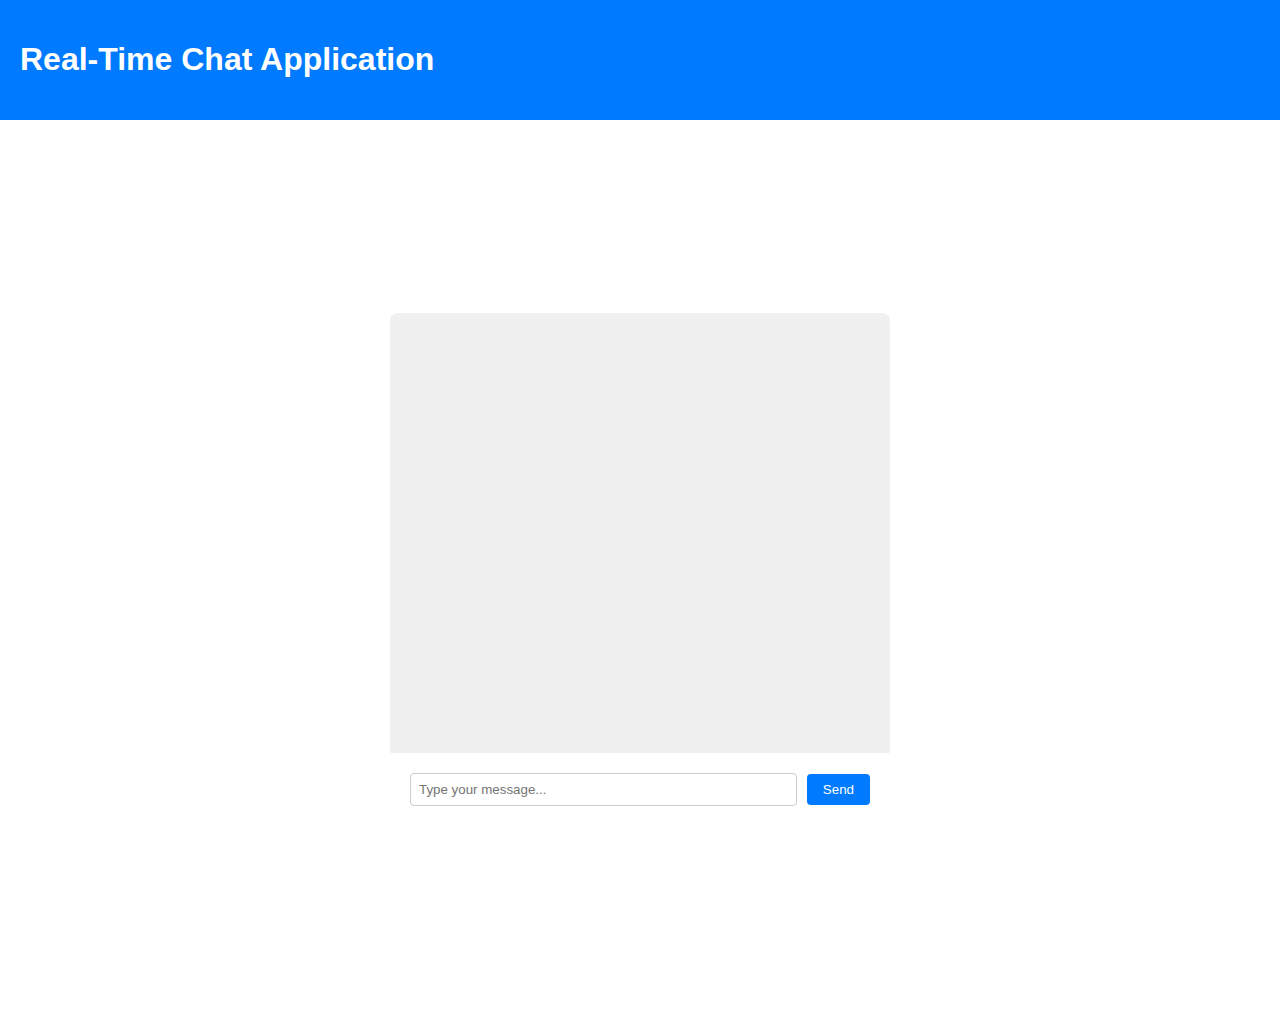
<file: Chat app/index.html>
<!DOCTYPE html>
<html lang="en">

<head>
  <meta charset="UTF-8">
  <meta name="viewport" content="width=device-width, initial-scale=1.0">
  <link rel="stylesheet" href="style.css">
  <title>Real-Time Chat Application</title>
</head>

<body>
  <header>
    <h1>Real-Time Chat Application</h1>
  </header>
  <div class="container">
    <div class="chat-window">
      <div class="chat-area">
        <div class="chat-messages">
          <!-- Chat Messages -->
        </div>
      </div>
      <div class="user-input">
        <input type="text" id="message-input" placeholder="Type your message...">
        <button id="send-button">Send</button>
      </div>
    </div>
  </div>

  <script src="script.js"></script>
</body>

</html>
</file>
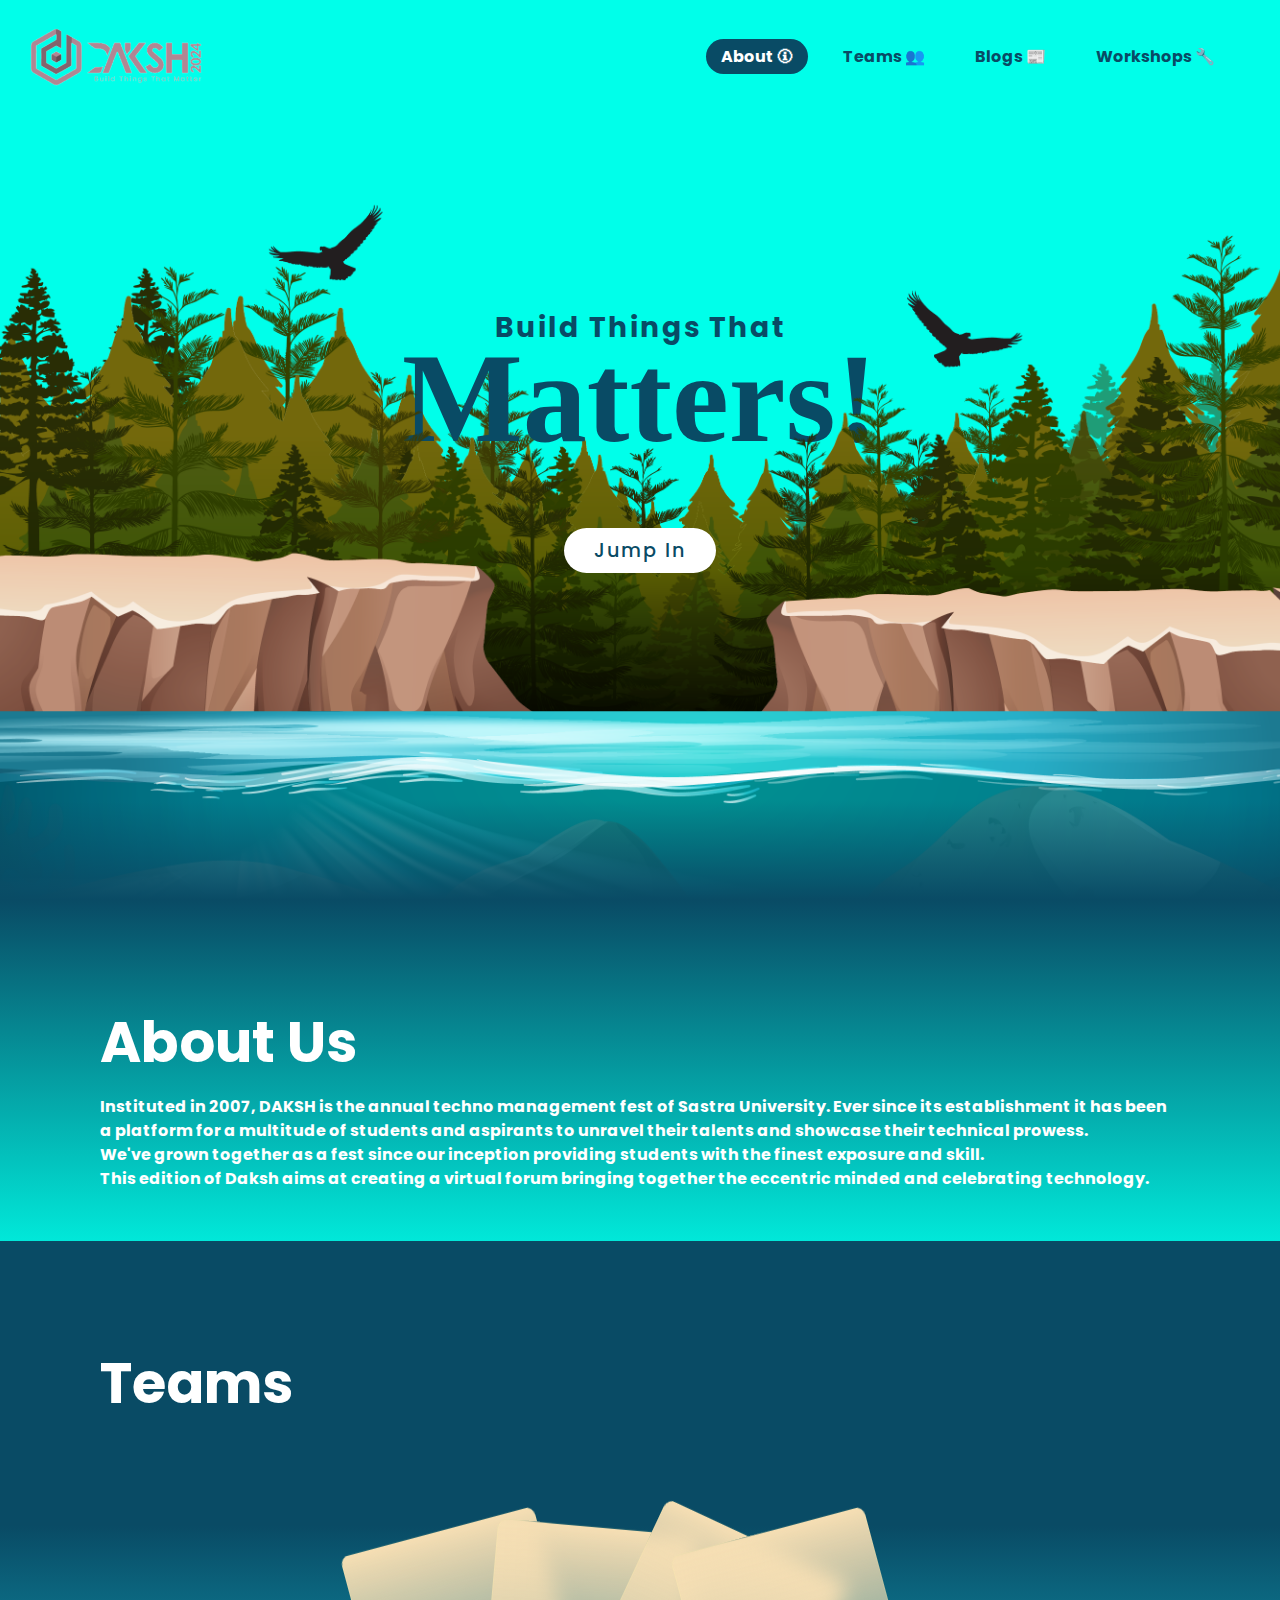
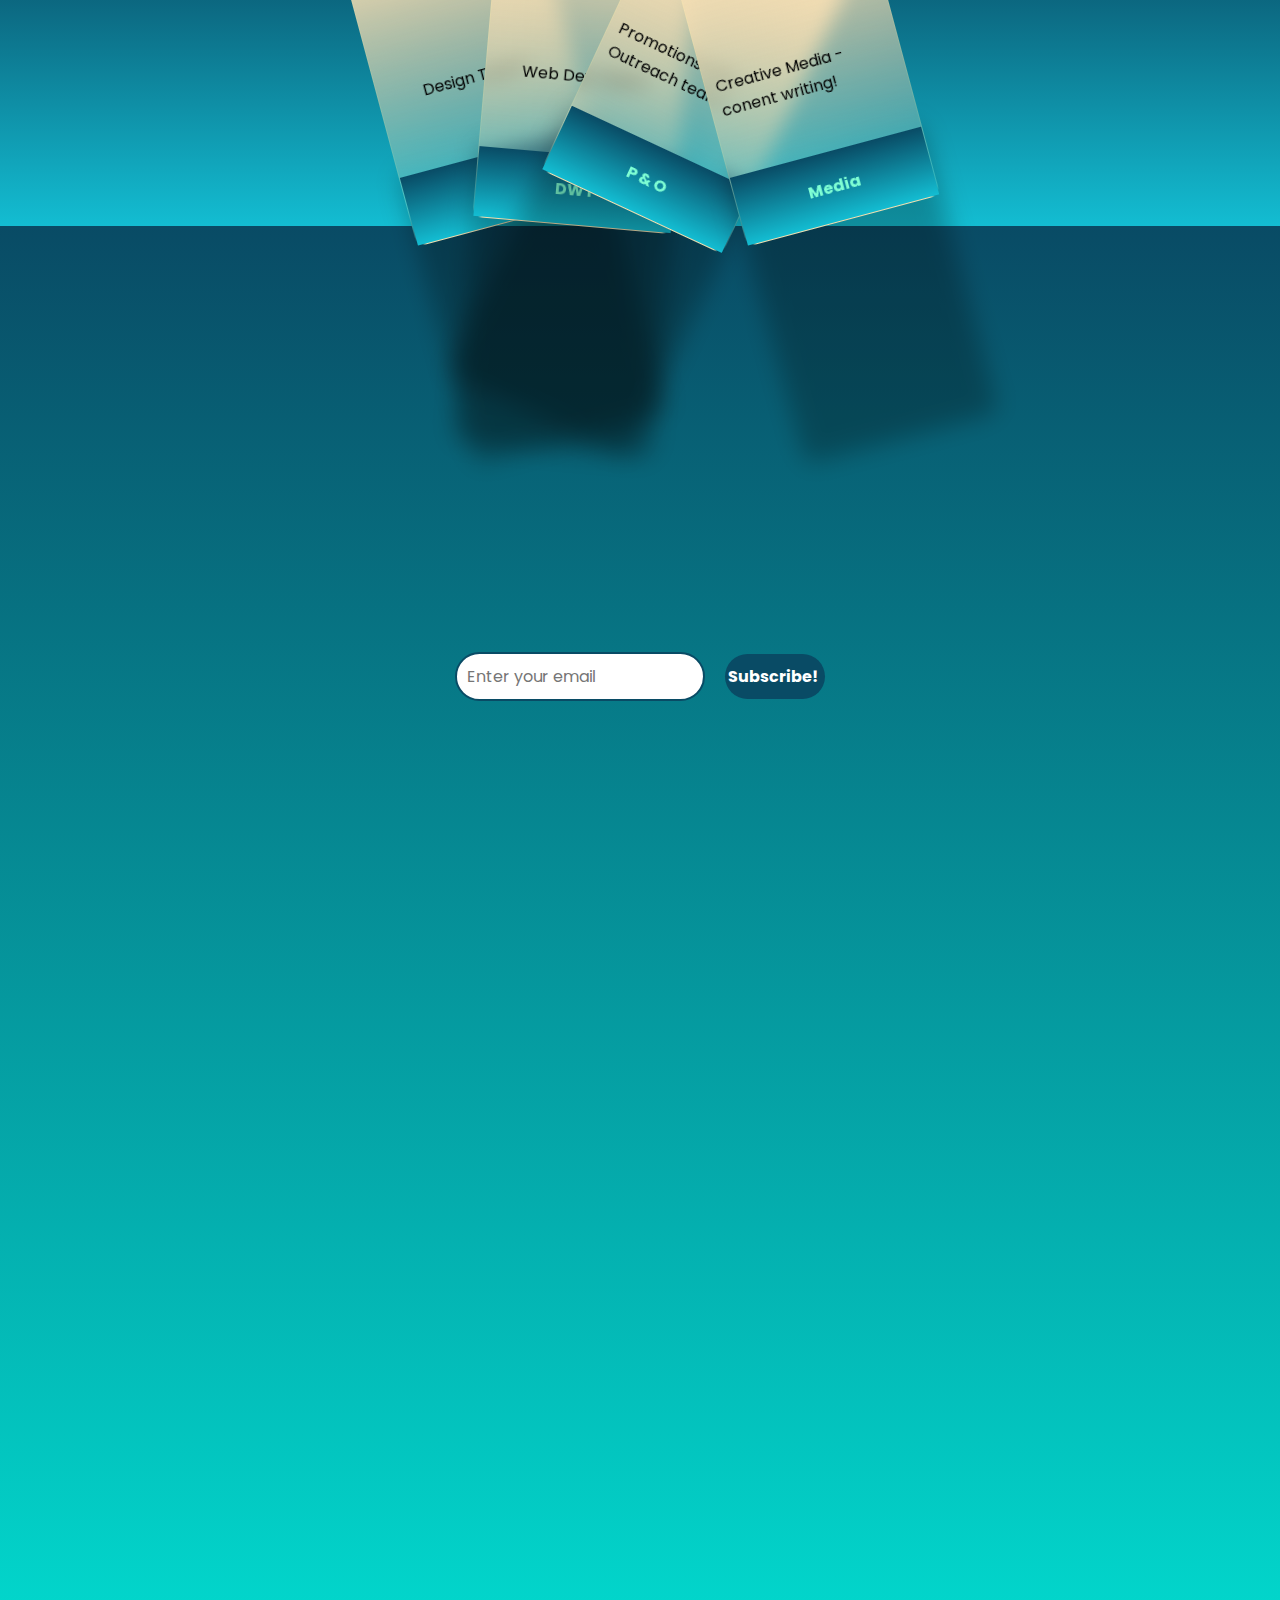
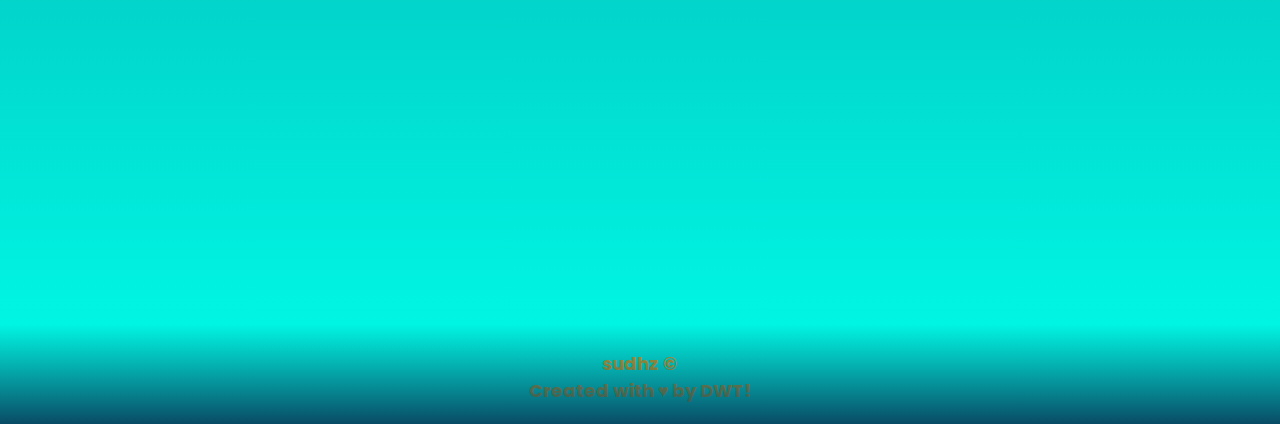
<file: Landing_Page/index.html>
<!DOCTYPE html>
<html lang="en" >
<head>
  <meta charset="UTF-8">
  <meta name="viewport" content="width=device-width, initial-scale=1">

  <title>DAKSH 2024</title>
  <link rel="website icon" type="png" href="favicon.png">
  <link rel="stylesheet" href="./style.css">

</head>
<body>

  <!--Header-->
<header id="header">
  
        <img src="logo1-removebg-preview.png" alt="utsav 2024" class="log">

        <style>
          .log{
            width: 200px;
            height: auto; 
            margin-left: -30px;
            display: transparent;
             
          }
        </style>
  
        <ul>
            <li><a href="#about" class="active" id="About Us"><b>About &#128712;</b></a></li>
            <li><a href="#cards" id="Teams" class="animated-text"><b>Teams &#128101;</b></a></li>
            <li><a href="#" id="Blogs"><b>Blogs &#128240;</b></a></li>
            <li><a href="#" id="Workshops"><b>Workshops &#128295;</b></a></li>
        </ul>
    </header>
    

    <!--section-1-->
    <Section>
        <h2 id="text"><span><b>Build Things That</b></span><br>Matters!</h2>
        
        
        <img src="bird1.png" id="bird1">
        <img src="bird2.png" id="bird2">
        <img src="forest.png" id="forest">
        
        <a href="#about" id="btn">Jump In</a>
        
        <img src="rocks.png" id="rocks">
        <img src="water.png" id="water">
    </Section>
    
    <!--About-->
    <div class="sec" id="about">
        <h2 class="">About Us</h2>
        <p class=""><b>
          Instituted in 2007, DAKSH is the annual techno management fest of Sastra University. Ever since its establishment it has been a platform for a multitude of students and aspirants to unravel their talents and showcase their technical prowess.<br> We've grown together as a fest since our inception providing students with the finest exposure and skill. <br>This edition of Daksh aims at creating a virtual forum bringing together the eccentric minded and celebrating technology.
        </b></p>
    </div>

    <style>
      p {
       font-family:  'Poppins', sans-serif;
        font-size: 18px; 
        line-height: 1.5; 
    }

</style>


<!--Teams cardz-->
<div class="clr">
<h2 class="teams" id="cards">Teams</h2>


<div class="container">
  <div class="glass" style="--r:-15;" data-text="DDT">
    Design Team!
  </div>
  <div class="glass" style="--r:5;" data-text="DWT">
    Web Dev Team!
  </div>
  <div class="glass" style="--r:25;" data-text="P & O">
    Promotions and Outreach team!
  </div>
  <div class="glass" style="--r:-15;" data-text="Media">
    Creative Media - conent writing!
  </div>
</div>
</div>


<!--Subscribe sec-->
<footer>

  <div class="subscribe-container">
    <div class="subscribe-section">
        <input type="text" id="subs" placeholder="Enter your email">
        <input type="button" id="butt" value="Subscribe!">
    </div>
</div>


<style>
.subscribe-container {
    display: flex;
    justify-content: center;
    align-items: center;
    height: 100vh; 
    margin-bottom: -2px;
}

.subscribe-section {
    display: flex;
    align-items: center;
}

#subs {
    border: 2px solid var(--primary);
    border-radius: 50px;
    padding: 10px;
    font-size: 16px;
    width: 250px;
    color: var(--primary);
}

#butt {
    background: var(--primary);
    color: #fff;
    font-weight: bold;
    border: none;
    border-radius: 50px;
    padding: 10px 20px;
    padding-left: 3px;
    align-items: center;
    width: 100px;
    font-size: 16px;
    cursor: pointer;
    margin-left: 20px;
}

#butt:hover {
    background: #13bdd2;
}

</style>


<!--Footer n &copy;-->

<section>
  <div id="foot">
      <p>sudhz &copy;</p>
      <p>Created with &hearts; by DWT!</p>
  </div>
</section>

</footer>

<style>
footer {
    background: linear-gradient(#094b65, #00ffea);
}
</style>


</body>
</html>
</file>
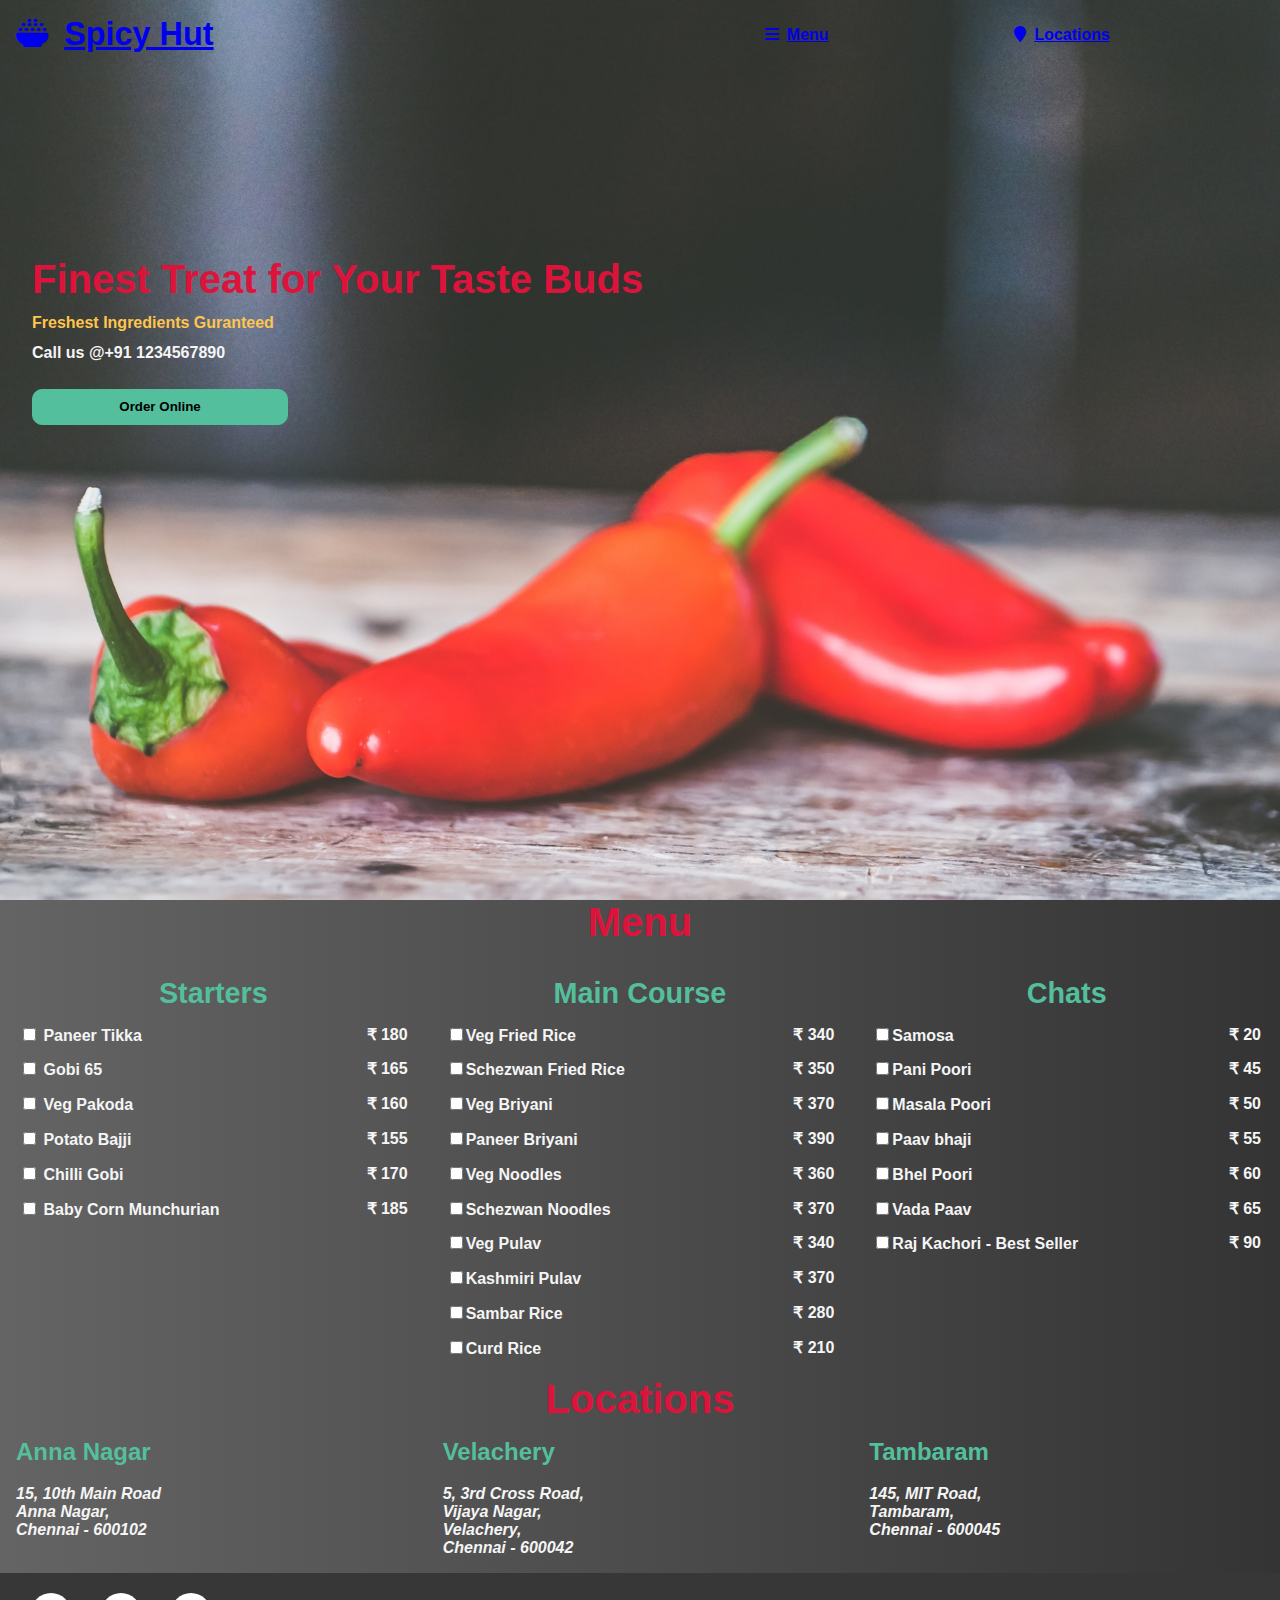
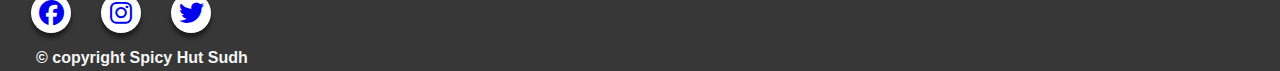
<file: restaurant/index.html>
<!DOCTYPE html>
<html lang="en">
<head>
    <meta charset="UTF-8">
    <meta name="viewport" content="width=device-width, initial-scale=1.0">
    
    <link rel="stylesheet" href="https://cdnjs.cloudflare.com/ajax/libs/font-awesome/6.1.2/css/all.min.css"><!-- Font Awesome for icons -->
    <link rel="stylesheet" type="text/css" href="style.css"> <!--Our Linked CSS -->
    <script src="script.js"></script> <!-- Our Linked JavaScript -->

    <link rel="icon" href="/media/favicon.ico"> <!-- Favicon ICO files for the browser tab -->
    <title>Spicy Hut - Restaurant in Chennai</title>
    <meta name="description" content="The best veg hotel in Chennai that always uses fresh high-quality ingredients. Affordable price">
</head>

<body>
    <div class="landing"> <!-- Landing section containing logo and navigation -->
        <header>
           <a href="index.html" id="logo"><h2><i class="fa-solid fa-bowl-rice"></i>Spicy Hut</h2></a> <!-- Logo -->
           <nav>
            <a href="#menuheading"><i class="fa-solid fa-bars"></i>Menu</a> <!-- Menu navigation link -->
            <a href="#locheading"><i class="fa-solid fa-location-pin"></i>Locations</a> <!-- Locations navigation link -->
           </nav>
        </header>
        <div class="maintext"> <!-- Main text and call to action -->
            <div class="tagline1">
                Finest Treat for Your Taste Buds
            </div>
            <div class="tagline2">
                Freshest Ingredients Guranteed
            </div>
            <div class="callus">
                Call us @+91 1234567890         
            </div>
            <button>Order Online</button> <!-- Button for online ordering -->
        </div>
    </div>

    <h2 id="menuheading">Menu</h2> <!-- Menu heading -->
    <div class="menu"><!-- Menu items categorized into Starters, Main Course, and Chats -->
        <div class="starters">
            <table> <!-- Table for displaying menu items -->
                <th colspan="2">Starters</th> <!-- Table header -->
                <tr>
                    <td><input type="checkbox" class="menu-item-checkbox"> Paneer Tikka</td> <!-- Menu item with checkbox -->
                    <td>&#8377 180</td> <!-- Price of the item -->
                </tr>
                <tr>
                    <td><input type="checkbox" class="menu-item-checkbox"> Gobi 65</td>
                    <td>&#8377 165</td>
                </tr>
                <tr>
                    <td><input type="checkbox" class="menu-item-checkbox"> Veg Pakoda</td>
                    <td>&#8377 160</td>
                </tr>
                <tr>
                    <td><input type="checkbox" class="menu-item-checkbox"> Potato Bajji</td>
                    <td>&#8377 155</td>
                </tr>
                <tr>
                    <td><input type="checkbox" class="menu-item-checkbox"> Chilli Gobi</td>
                    <td>&#8377 170</td>
                </tr>
                <tr>
                    <td><input type="checkbox" class="menu-item-checkbox"> Baby Corn Munchurian</td>
                    <td>&#8377 185</td>
                </tr>
                
            </table>
        </div>
        <div class="maincourse">
            <table>
                <th colspan="2">Main Course</th>
                <tr>
                    <td><input type="checkbox" class="menu-item-checkbox">Veg Fried Rice</td>
                    <td>&#8377 340</td>
                </tr>
                <tr>
                    <td><input type="checkbox" class="menu-item-checkbox">Schezwan Fried Rice</td>
                    <td>&#8377 350</td>
                </tr>
                <tr>
                    <td><input type="checkbox" class="menu-item-checkbox">Veg Briyani</td>
                    <td>&#8377 370</td>
                </tr>
                <tr>
                    <td><input type="checkbox" class="menu-item-checkbox">Paneer Briyani</td>
                    <td>&#8377 390</td>
                </tr>
                <tr>
                    <td><input type="checkbox" class="menu-item-checkbox">Veg Noodles</td>
                    <td>&#8377 360</td>
                </tr>
                <tr>
                    <td><input type="checkbox" class="menu-item-checkbox">Schezwan Noodles</td>
                    <td>&#8377 370</td>
                </tr>
                <tr>
                    <td><input type="checkbox" class="menu-item-checkbox">Veg Pulav</td>
                    <td>&#8377 340</td>
                </tr>
                <tr>
                    <td><input type="checkbox" class="menu-item-checkbox">Kashmiri Pulav</td>
                    <td>&#8377 370</td>
                </tr>
                <tr>
                    <td><input type="checkbox" class="menu-item-checkbox">Sambar Rice</td>
                    <td>&#8377 280</td>
                </tr>
                <tr>
                    <td><input type="checkbox" class="menu-item-checkbox">Curd Rice</td>
                    <td>&#8377 210</td>
                </tr>
               
            </table>
        </div>
        <div class="chats">
            <table>
                <th colspan="2">Chats</th>
                <tr>
                    <td><input type="checkbox" class="menu-item-checkbox">Samosa</td>
                    <td>&#8377 20</td>
                </tr>
                <tr>
                    <td><input type="checkbox" class="menu-item-checkbox">Pani Poori</td>
                    <td>&#8377 45</td>
                </tr>
                <tr>
                    <td><input type="checkbox" class="menu-item-checkbox">Masala Poori</td>
                    <td>&#8377 50</td>
                </tr>
                <tr>
                    <td><input type="checkbox" class="menu-item-checkbox">Paav bhaji</td>
                    <td>&#8377 55</td>
                </tr>
                <tr>
                    <td><input type="checkbox" class="menu-item-checkbox">Bhel Poori</td>
                    <td>&#8377 60</td>
                </tr>
                <tr>
                    <td><input type="checkbox" class="menu-item-checkbox">Vada Paav</td>
                    <td>&#8377 65</td>
                </tr>
                <tr>
                    <td><input type="checkbox" class="menu-item-checkbox">Raj Kachori - Best Seller</td>
                    <td>&#8377 90</td>
                </tr>
                
            </table>
        </div>
    </div>
    <h2 id="locheading">Locations</h2> <!-- Locations heading -->
    <div class="locations"> <!-- Locations section with addresses -->
        <div class="annanagar">
            <h2>Anna Nagar</h2>
            <address>
                15, 10th Main Road</br>
                Anna Nagar,</br>
                Chennai - 600102
            </address>
        </div>
        <div class="velachery">
            <h2>Velachery</h2>
            <address>
                5, 3rd Cross Road,</br>
                Vijaya Nagar,</br>
                Velachery,</br>
                Chennai - 600042
            </address>
        </div>
        <div class="Tambaram">
            <h2>Tambaram</h2>
            <address>
                145, MIT Road,</br>
                Tambaram,</br>
                Chennai - 600045
            </address>
        </div>
        
    </div>    
    <footer><!--Footer tag-->
        <div class="social-menu"> <!-- Social media icons in the footer -->
            <ul>
                <li><a href="#" target="blank"><i class="fab fa-facebook"></i></a></li>
                <li><a href="#" target="blank"><i class="fab fa-instagram"></i></a></li>
                <li><a href="#" target="blank"><i class="fab fa-twitter"></i></a></li>
            </ul>
        </div>
        <div id="copyright">&copy; copyright Spicy Hut Sudh</div> <!-- Copyright  -->
    </footer>
</body>
</html>
</file>
<file: Chat app/style.css>
/* Global Styles */
body {
  margin: 0;
  padding: 0;
  font-family: Arial, sans-serif;
}

header {
  background-color: #007bff;
  color: #fff;
  padding: 20px;
}

.container {
  display: flex;
  justify-content: center;
  align-items: center;
  height: 100vh;
}

/* Chat Window Styles */
.chat-window {
  width: 500px;
  background-color: #f0f0f0;
  border-radius: 8px;
  overflow: hidden;
}

.chat-area {
  height: 400px;
  overflow-y: scroll;
  padding: 20px;
}

.chat-messages {
  display: flex;
  flex-direction: column;
}

.message {
  opacity: 0;
  transform: translateY(20px);
  transition: opacity 0.5s ease, transform 0.5s ease;
}

.user-input {
  display: flex;
  align-items: center;
  padding: 20px;
  background-color: #fff;
}

#message-input {
  flex-grow: 1;
  padding: 8px;
  border: 1px solid #ccc;
  border-radius: 4px;
}

#send-button {
  padding: 8px 16px;
  margin-left: 10px;
  background-color: #007bff;
  border: none;
  border-radius: 4px;
  color: #fff;
  cursor: pointer;
}

#send-button:hover {
  background-color: #0056b3;
}
</file>
<file: Landing_Page/style.css>
@import url('https://fonts.googleapis.com/css2?family=Poppins&display=swap');

/* Smooth scrolling */
html {
    scroll-behavior: smooth;
    scroll-behavior: 300ms;  /* 300 milliseec time duration*/
}

/* root var  --primary color */
:root {
    --primary: #094b65;
}


* {
    margin: 0;
    padding: 0;
    box-sizing: border-box;
    font-family: 'Poppins', sans-serif;
}

/* Section styles */
section {
    position: relative;
    width: 100%;
    height: 100vh;
    display: flex;
    justify-content: center;
    align-items: center;
    background-image: url('forest.png');
    /* Forest img */
    background-size: cover;
    background-attachment: fixed; /* Parallax effect */
}



/* FadeIn animation */
@keyframes fadeIn {
    0% { opacity: 0; 
    }
    25% { opacity: 0.2; 
    }
    50% { opacity: 0.4; 
    }
    75% { opacity: 0.7; 
    }
    100% { opacity: 1; 
    }
}

/*  fadeIn */
.sec, #cards, header {
    animation: fadeIn 2s ease-in; /* slow->quick */
}

/* SlideIn */
@keyframes slideIn {
    0% { transform: translateX(-100%); }
    100% { transform: translateX(0); }
}

/*  cubic-bezier */
header {
    animation: slideIn 2s ease-out;
    animation: slideIn 2s cubic-bezier(0.68, -0.55, 0.27, 1.55) forwards;
}

/* full body h */
body {
    overflow-x: hidden;
    background: #00ffea;
    min-height: 100vh;
}


#header {
    position: absolute;
    top: 0;
    left: 0;
    width: 100%;
    padding: 20px 50px;
    display: flex;
    justify-content: space-between;
    align-items: center;
    z-index: 100;
}



/* section - Text */
#text {
    position: absolute;
    color: var(--primary);
    font-size: 10vw;
    text-align: center;
    line-height: 0.8em;
    font-family: 'Rancho', cursive;
    transform: translateY(-150%);
}


#header ul {
    display: flex;
    justify-content: center;
    align-items: center;
}

/* Header navi */
#header ul li {
    list-style: none;
    margin-left: 20px;
}

/* Header navi links */
#header ul li a {
    text-decoration: none;
    padding: 6px 15px;
    color: var(--primary);
    border-radius: 20px;
}

/* Header nav link hover n active style */
#header ul li a:hover,
#header ul li a.active {
    background: var(--primary);
    color: #fff;
}


section::before {
    content: "";
    position: absolute;
    bottom: 0;
    left: 0;
    width: 100%;
    height: 100px;
    background: linear-gradient(to top, var(--primary), transparent);
    z-index: 10;
}

/* Img in landing page */
section img {
    position: absolute;
    top: 0px;
    left: 0;
    width: 100%;
    height: 100%;
    object-fit: cover;
    pointer-events: none;
}


section #text {
    position: absolute;
    color: var(--primary);
    font-size: 10vw;
    text-align: center;
    line-height: .55em;
    font-family: 'Rancho', cursive;
    transform: translateY(-60%);
    animation: danceText 1s infinite;
}

/* span text */
section #text span {
    font-size: .22em;
    letter-spacing: 2px;
    font-weight: 420;
}

/* Keyframes for dancing anim */
@keyframes danceText {
    0%, 100% { transform: translateY(-60%); }
    50% { transform: translateY(-55%); }
}

/* Btn - jump in  */
#btn {
    text-decoration: none;
    display: inline-block;
    padding: 8px 30px;
    background: #fff;
    color: var(--primary);
    font-size: 1.2em;
    font-weight: 500;
    letter-spacing: 2px;
    border-radius: 40px;
    transform: translateY(100px);
}

/* Button : hover */
#btn:hover {
    color: #13bdd2;
}

/* About bg gradient */
.sec {
    position: relative;
    padding: 100px;
    background: linear-gradient(#094b65, #00ffea);
}

/* Header for the 'Teams' section */
.teams {
    position: relative;
    padding: 100px;
    background: var(--primary);
    font-size: 3.5em;
    color: #fff;
    margin-bottom: 0;
}

#cards {
    margin-top: -50px;
}



/* Heading for ABOUT */
.sec h2 {
    font-size: 3.5em;
    color: #fff;
    margin-bottom: 10px;
}

/* Para styles for ABOUT */
.sec p {
    font-size: 1em;
    color: #fff;
}

/* Footer */
#foot {
    position: absolute;
    bottom: 0;
    left: 50%;
    transform: translateX(-50%);
    text-align: center;
    color: goldenrod;
    font-family: 'Rancho', cursive;
    font-size: 25px;
    font-weight: bold;
    padding: 20px;
}

/* Footer para */
#foot p {
    margin: 0;
}

/* Container for team cards */
.container {
    position: relative;
    display: flex;
    justify-content: center;
    align-items: center;
    background: linear-gradient(#094b65, #13bdd2);
}

/* Team cards */
.container .glass {
    position: relative;
    width: 200px;
    height: 300px;
    background: linear-gradient(wheat, transparent);
    border: 1px solid rgba(255, 255, 155, 0.1);
    box-shadow: 0 225px 25px rgba(0, 0, 0, 0.25);
    backdrop-filter: blur(10px);
    display: flex;
    justify-content: center;
    align-items: center;
    transition: 0.5s;
    border-radius: 10px;
    margin: 0 -45px;
    transform: rotate(calc(var(--r) * 1deg));
    padding: 10px;
}

/* Hover : team cards */
.container:hover .glass {
    transform: rotate(0deg);
    margin: 0 20px;
}

.container .glass::before {
    content: attr(data-text);
    position: absolute;
    bottom: 0; /* NAME WRITTTING IN THE CARDS */
    width: 100%;
    height: 70px;
    background: linear-gradient(#094b65, #13bdd2);
    padding-top: -50px;
    display: flex;
    justify-content: center;
    align-items: center;
    color: aquamarine;
    font-weight: bold;
}
</file>
<file: restaurant/style.css>
/* Defines CSS variables for colors */
:root {
   --red: crimson;  /*Variable Defining*/
   --green: #53BF9D;
   --yellow: #FFC54D;
   --white: whitesmoke;
}

/* Reset margin and set font styles for body and h2 elements */
body, h2 {
   margin: 0; 
   font-family: Arial, Helvetica, sans-serif;
   font-weight: bold;
}

/* Styling for the landing section */
.landing {
   background-image: url('bg.jpg');
   background-size: cover;
   background-position: center;
   height: 100vh;
   color: var(--white);
   font-weight: bold;
}

/* Header styles for logo and navigation */
header {
   display: flex;
   flex-wrap: wrap;
   row-gap: 1em;
   padding: 1em;
}

/* Logo styles */
#logo {  /* 3 loGO:2 NAV */
   flex: 3;
   font-size: 1.35em;
   min-width: 260px;
}

/* Navi styles */
nav {
   flex: 2;
   display: flex;
   align-items: center;
}

nav a {
   flex: 1;
}

/* Hover effect for navi links */
nav a:hover {
   color: var(--green);
}

/* Icon styles for header */
header h2 i, nav a i {
   margin-right: 0.5em;
}

/* Styles for main text and callus action */
.maintext {
   display: flex;
   flex-direction: column;
   height: 50vh;
   justify-content: center;
   padding: 2em;
}

/* Tagline 1  */
.tagline1 {
   color: var(--red);
   font-size: 2.5em;
   font-weight: bolder;
}

/* Tagline 2 */
.tagline2 {
   color: var(--yellow);
}

.maintext div {
   margin-top: 0.75em;
}

/* Button styles for online ordering */
.maintext button {
   width: 20vw;
   margin-top: 2em;
   border-radius: 10px;
   padding: 0.7em;
   background-color: var(--green);
   color: #b5d93df0f;
   border: 1px solid var(--green);
   font-weight: bold;
}

/* Style for the menu sec */
.menu {
   display: grid;
   grid-template-columns: repeat(auto-fit, minmax(320px, 1fr));
   background: linear-gradient(to right, rgb(100, 100, 100), rgb(53, 52, 52));
   color: var(--white);
}

/* Style for menu headings */
#menuheading, #locheading {
   background: linear-gradient(to right, rgb(100, 100, 100), rgb(53, 52, 52));
   font-size: 2.5em;
   color: var(--red);
   display: flex;
   justify-content: center;
}

/* Style for table headings */
.menu th {
   color: var(--green);
   font-size: 1.8em;
}

/* Styles for tables and table rows */
table {
   width: 100%;
   padding: 1em;
}

.menu tr {
   display: flex;
   justify-content: center;
   margin-top: 0.8em;
}

/* Styles for table data  */
.menu td:nth-child(1) {  /*Menu Parent Class*/
   flex: 1;   
   justify-self: left;
}

.menu td:nth-child(2) {
   justify-self: right;
}

/* Styling for the main course section */
.maincourse {
   grid-row: span 2;
}

/* Styling for the locations section */
.locations {
   background: linear-gradient(to right, rgb(100, 100, 100), rgb(53, 52, 52));
   color: var(--white);
   display: flex;
   flex-wrap: wrap;
}

/* Styling for location headings */
.locations h2 {
   color: var(--green);
   margin-bottom: 0.8em;
}

/* Styles for location divs */
.locations div {
   flex: 1;
   padding: 1em;
   min-width: 220px;
}

/* Styling for the footer */
footer {
   background-color: rgb(55, 55, 55);
   color: var(--white);
   padding: 0.25em 1em;
}

/* Copyright text styles */
#copyright {
   margin-left: 20px;
   
}

/* Social media menu styles */
.social-menu ul {
   display: flex;
   padding: 0;
}

/* Styles for social media menu items */
.social-menu ul li {
   list-style: none;
   display: inline-block;
   margin: 0 15px; 
}

/* Styles for social media icons */
.social-menu ul li .fab {
   font-size: 25px;
   line-height: 40px;
   transition: 0.3s;6
   color: #000;
}

/* Hover effect for social media icons */
.social-menu ul li .fab:hover {
   color: #fff;
}

/* Styles for social media links */
.social-menu ul li a {
   position: relative;
   display: block;
   width: 40px;
   height: 40px;
   border-radius: 50%;
   background-color: #fff;
   text-align: center;
   transition: 0.6s;
   box-shadow: 0 5px 4px rgba(0, 0, 0, 0.5);
}

/* Hover effect for social media links */
.social-menu ul li a:hover {
   transform: translate(0, -10%);
}

/* Social media link colors */
.social-menu ul li:nth-child(1) a:hover {
   background-color: #4267B2;
}

.social-menu ul li:nth-child(2) a:hover {
   background-color: #E4405F;
}

.social-menu ul li:nth-child(3) a:hover {
   background-color: #00ACEE;
}
</file>
